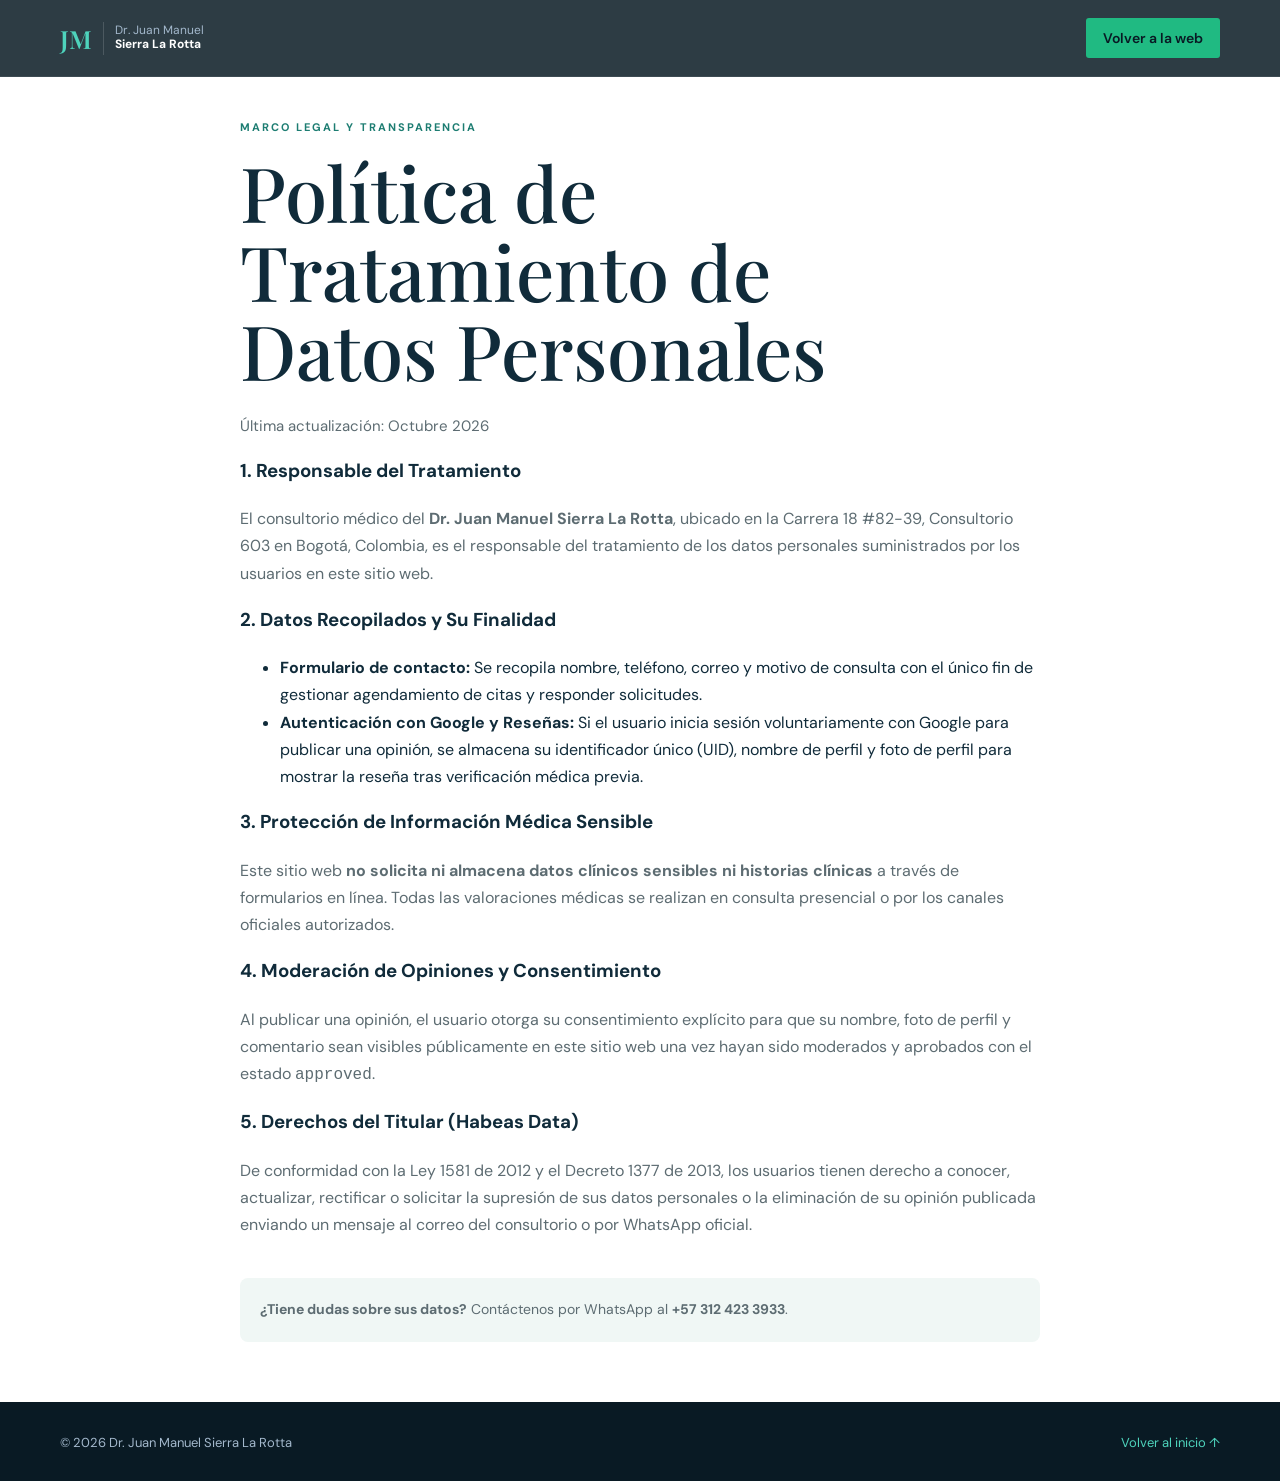
<file: privacidad.html>
<!doctype html>
<html lang="es">

<head>
    <meta charset="UTF-8" />
    <meta name="viewport" content="width=device-width, initial-scale=1.0" />
    <title>Política de Privacidad | Dr. Juan Manuel Sierra La Rotta</title>
    <meta name="description"
        content="Política de tratamiento de datos personales y privacidad del consultorio del Dr. Juan Manuel Sierra La Rotta." />
    <link rel="preconnect" href="https://fonts.googleapis.com" />
    <link rel="preconnect" href="https://fonts.gstatic.com" crossorigin />
    <link
        href="https://fonts.googleapis.com/css2?family=DM+Sans:wght@400;500;600;700&family=Playfair+Display:wght@500;600;700&display=swap"
        rel="stylesheet" />
    <link rel="stylesheet" href="styles.css" />
    <link rel="icon" type="image/svg+xml" href="favicon.svg" />

</head>

<body>
    <header class="site-header dark-header">
        <div class="container navigation">
            <a class="brand" href="index.html">
                <span class="brand-mark">JM</span>
                <span>Dr. Juan Manuel <strong>Sierra La Rotta</strong></span>
            </a>
            <a class="button button-small button-emerald" href="index.html">Volver a la web</a>
        </div>
    </header>

    <main class="container" style="padding-top: 120px; padding-bottom: 60px; max-width: 800px;">
        <p class="eyebrow">MARCO LEGAL Y TRANSPARENCIA</p>
        <h1>Política de Tratamiento de Datos Personales</h1>
        <p class="lead" style="color: var(--muted); font-size: 15px;">Última actualización: Octubre 2026</p>

        <div class="rich-text" style="line-height: 1.7; color: var(--ink);">
            <h3>1. Responsable del Tratamiento</h3>
            <p>El consultorio médico del <strong>Dr. Juan Manuel Sierra La Rotta</strong>, ubicado en la Carrera 18
                #82-39, Consultorio 603 en Bogotá, Colombia, es el responsable del tratamiento de los datos personales
                suministrados por los usuarios en este sitio web.</p>

            <h3>2. Datos Recopilados y Su Finalidad</h3>
            <ul>
                <li><strong>Formulario de contacto:</strong> Se recopila nombre, teléfono, correo y motivo de consulta
                    con el único fin de gestionar agendamiento de citas y responder solicitudes.</li>
                <li><strong>Autenticación con Google y Reseñas:</strong> Si el usuario inicia sesión voluntariamente con
                    Google para publicar una opinión, se almacena su identificador único (UID), nombre de perfil y foto
                    de perfil para mostrar la reseña tras verificación médica previa.</li>
            </ul>

            <h3>3. Protección de Información Médica Sensible</h3>
            <p>Este sitio web <strong>no solicita ni almacena datos clínicos sensibles ni historias clínicas</strong> a
                través de formularios en línea. Todas las valoraciones médicas se realizan en consulta presencial o por
                los canales oficiales autorizados.</p>

            <h3>4. Moderación de Opiniones y Consentimiento</h3>
            <p>Al publicar una opinión, el usuario otorga su consentimiento explícito para que su nombre, foto de perfil
                y comentario sean visibles públicamente en este sitio web una vez hayan sido moderados y aprobados con
                el estado <code>approved</code>.</p>

            <h3>5. Derechos del Titular (Habeas Data)</h3>
            <p>De conformidad con la Ley 1581 de 2012 y el Decreto 1377 de 2013, los usuarios tienen derecho a conocer,
                actualizar, rectificar o solicitar la supresión de sus datos personales o la eliminación de su opinión
                publicada enviando un mensaje al correo del consultorio o por WhatsApp oficial.</p>

            <div style="margin-top: 40px; padding: 20px; background: #f0f7f5; border-radius: 8px;">
                <p style="margin: 0; font-size: 14px;"><strong>¿Tiene dudas sobre sus datos?</strong> Contáctenos por
                    WhatsApp al <strong>+57 312 423 3933</strong>.</p>
            </div>
        </div>
    </main>

    <footer style="background: #091a24; color: #ffffff; padding: 32px 0;">
        <div class="container footer-content"
            style="display: flex; justify-content: space-between; font-size: 13px; color: #a3b8cc;">
            <span>© <span id="year">2026</span> Dr. Juan Manuel Sierra La Rotta</span>
            <a href="index.html" style="color: #4ed3bc;">Volver al inicio ↑</a>
        </div>
    </footer>
</body>

</html>
</file>
<file: styles.css>
:root {
  --ink: #102b3a;
  --green: #1d7d72;
  --light: #f5f7f4;
  --paper: #fff;
  --muted: #5d6c72;
  --line: #dbe3df;
  --serif: "Playfair Display", Georgia, serif;
  --sans: "DM Sans", Arial, sans-serif;
}

* {
  box-sizing: border-box;
}

html {
  scroll-behavior: smooth;
}

body {
  margin: 0;
  color: var(--ink);
  font-family: var(--sans);
  background: var(--paper);
}

a {
  color: inherit;
  text-decoration: none;
}

.container {
  width: min(1160px, calc(100% - 48px));
  margin: auto;
}

/* ==========================================================================
   Header Oscuro & Hero Full-Screen Dark Mode
   ========================================================================== */

/* Header adaptado al fondo oscuro */
.site-header.dark-header {
  position: fixed;
  top: 0;
  left: 0;
  right: 0;
  z-index: 100;
  background: rgba(9, 26, 36, 0.85);
  backdrop-filter: blur(12px);
  border-bottom: 1px solid rgba(255, 255, 255, 0.08);
}

.dark-header .brand {
  color: #a3b8cc;
}

.dark-header .brand strong {
  color: #ffffff;
}

.dark-header .brand-mark {
  color: #4ed3bc;
  border-right-color: rgba(255, 255, 255, 0.15);
}

.dark-header .main-menu a {
  color: #a3b8cc;
}

.dark-header .main-menu a:hover {
  color: #4ed3bc;
}

/* Botón Verde Esmeralda */
.button-emerald {
  background: #20ba82 !important;
  color: #091a24 !important;
  font-weight: 700;
  border-radius: 30px;
  padding: 12px 24px;
}

.button-emerald:hover {
  background: #2ed396 !important;
  transform: translateY(-2px);
}

/* Sección Hero Oscura */
.hero-dark {
  position: relative;
  min-height: 100vh;
  background: #091a24;
  display: flex;
  align-items: center;
  padding-top: 100px;
  padding-bottom: 60px;
  overflow: hidden;
}

.hero-dark-bg {
  position: absolute;
  top: 0;
  right: 0;
  width: 55%;
  height: 100%;
  z-index: 1;
}

.hero-dark-bg img {
  width: 100%;
  height: 100%;
  object-fit: cover;
  object-position: top center;
}

/* Degradado horizontal para fundir la imagen con el fondo oscuro */
.hero-dark-overlay {
  position: absolute;
  inset: 0;
  background: linear-gradient(90deg,
      #091a24 0%,
      rgba(9, 26, 36, 0.85) 30%,
      rgba(9, 26, 36, 0.2) 70%,
      rgba(9, 26, 36, 0.4) 100%);
}

.hero-dark-container {
  position: relative;
  z-index: 2;
}

.hero-dark-copy {
  max-width: 620px;
  color: #ffffff;
}

.pill-dark {
  display: inline-flex;
  align-items: center;
  gap: 8px;
  background: rgba(78, 211, 188, 0.12);
  border: 1px solid rgba(78, 211, 188, 0.3);
  color: #4ed3bc;
  font-size: 11px;
  font-weight: 700;
  letter-spacing: 1.5px;
  padding: 6px 14px;
  border-radius: 20px;
  margin-bottom: 24px;
}

.pill-dark span {
  width: 6px;
  height: 6px;
  border-radius: 50%;
  background: #4ed3bc;
}

.hero-dark h1 {
  font-family: var(--serif, "Playfair Display", serif);
  font-size: clamp(40px, 5.2vw, 68px);
  line-height: 1.08;
  color: #ffffff;
  margin-bottom: 22px;
}

.hero-dark h1 em {
  color: #4ed3bc;
  font-style: italic;
  font-weight: 400;
}

.lead-dark {
  font-size: 17px;
  line-height: 1.65;
  color: #a3b8cc;
  margin-bottom: 32px;
  max-width: 540px;
}

.hero-dark-actions {
  display: flex;
  align-items: center;
  gap: 18px;
  margin-bottom: 40px;
}

.button-dark-outline {
  background: transparent;
  border: 1px solid rgba(255, 255, 255, 0.25);
  color: #ffffff;
  border-radius: 30px;
  padding: 12px 24px;
}

.button-dark-outline:hover {
  background: rgba(255, 255, 255, 0.1);
  border-color: #ffffff;
}

.hero-dark-features {
  display: flex;
  gap: 24px;
  font-size: 13px;
  color: #a3b8cc;
  border-top: 1px solid rgba(255, 255, 255, 0.1);
  padding-top: 24px;
}

/* Responsivo para dispositivos móviles */
@media (max-width: 900px) {
  .hero-dark-bg {
    width: 100%;
    opacity: 0.35;
  }

  .hero-dark-overlay {
    background: linear-gradient(180deg,
        rgba(9, 26, 36, 0.7) 0%,
        #091a24 100%);
  }

  .hero-dark-actions {
    flex-direction: column;
    align-items: stretch;
  }

  .hero-dark-features {
    flex-direction: column;
    gap: 10px;
  }
}

.navigation {
  min-height: 76px;
  display: flex;
  align-items: center;
  justify-content: space-between;
  gap: 24px;
}

.brand {
  display: flex;
  align-items: center;
  gap: 11px;
  font-size: 12px;
  line-height: 1.15;
  color: var(--muted);
}

.brand strong {
  display: block;
  color: var(--ink);
}

.brand-mark {
  font: 600 25px var(--serif);
  color: var(--green);
  border-right: 1px solid var(--line);
  padding-right: 11px;
}

.main-menu {
  display: flex;
  gap: 28px;
  font-size: 14px;
  color: var(--muted);
}

.main-menu a:hover,
.text-link:hover {
  color: var(--green);
}

.menu-appointment,
.menu-toggle {
  display: none;
}

/* Botones */
.button {
  border: 0;
  display: inline-flex;
  align-items: center;
  justify-content: center;
  gap: 12px;
  padding: 15px 22px;
  border-radius: 3px;
  background: var(--ink);
  color: #fff;
  font: 600 14px var(--sans);
  cursor: pointer;
  transition: transform 0.2s, background 0.2s;
}

.button:hover {
  background: var(--green);
  transform: translateY(-2px);
}

.button-small {
  padding: 11px 17px;
}

/* Hero Section */
.hero {
  background: linear-gradient(115deg, #f3f7f5 0%, #fff 66%);
  padding: 92px 0;
}

.hero-grid {
  display: grid;
  grid-template-columns: 1.12fr 0.88fr;
  gap: 70px;
  align-items: center;
}

.eyebrow {
  margin: 0 0 18px;
  color: var(--green);
  letter-spacing: 2px;
  font-size: 11px;
  font-weight: 700;
}

h1,
h2,
h3,
p {
  margin-top: 0;
}

h1,
h2 {
  font-family: var(--serif);
  font-weight: 500;
}

h1 {
  max-width: 720px;
  margin-bottom: 25px;
  font-size: clamp(47px, 6vw, 76px);
  line-height: 1.04;
}

h1 em {
  color: var(--green);
  font-style: normal;
}

.lead {
  max-width: 560px;
  color: var(--muted);
  font-size: 18px;
  line-height: 1.7;
}

.hero-actions {
  display: flex;
  align-items: center;
  gap: 28px;
  margin-top: 35px;
}

.text-link {
  font-size: 14px;
  font-weight: 700;
}

.portrait {
  min-height: 480px;
  position: relative;
  overflow: hidden;
  display: flex;
  flex-direction: column;
  justify-content: flex-end;
  padding: 32px;
  border-radius: 4px;
  color: #fff;
  background: linear-gradient(150deg, rgba(30, 125, 114, 0.2), rgba(9, 35, 49, 0.9)),
    radial-gradient(circle at 65% 25%, #72a99f 0 7%, transparent 7.5%),
    linear-gradient(135deg, #b7d2cc, #274a59);
  box-shadow: 18px 18px 0 #e2ece8;
}

.portrait img {
  position: absolute;
  top: 0;
  left: 0;
  width: 100%;
  height: 100%;
  object-fit: cover;
  object-position: top center;
  z-index: 0;
}

.portrait-copy {
  position: relative;
  z-index: 1;
}

.portrait-copy span {
  display: block;
  font-size: 13px;
  opacity: 0.9;
}

.portrait-copy strong {
  font: 500 29px var(--serif);
}

/* Beneficios / Pilares */
.benefits {
  border-block: 1px solid var(--line);
  background: var(--light);
}

.benefits-grid {
  display: grid;
  grid-template-columns: repeat(3, 1fr);
  gap: 45px;
  padding: 48px 0;
}

.benefit-number,
.specialties-grid article span {
  color: var(--green);
  font-size: 12px;
  font-weight: 700;
}

.benefits h2 {
  margin: 12px 0 10px;
  font: 600 20px var(--sans);
}

.benefits h4 {
  margin: 0 0 12px;
  font-size: 15px;
  font-weight: 600;
  color: var(--green);
  line-height: 1.4;
  text-align: left;
}

.benefits p,
.rich-text p,
.specialties-grid p,
.contact p,
.patient-card p {
  color: var(--muted);
  line-height: 1.7;
  font-size: 15px;
}

/* Secciones Generales & Sobre el Doctor */
.section {
  padding: 105px 0;
}

h2 {
  margin-bottom: 24px;
  font-size: clamp(36px, 4.4vw, 54px);
  line-height: 1.12;
}

.two-columns {
  display: grid;
  grid-template-columns: 1fr 1fr;
  gap: 90px;
  align-items: center;
}

.rich-text p {
  margin-bottom: 17px;
  font-size: 16px;
}

/* Formación Académica */
.academic-formation {
  margin-top: 28px;
  padding: 22px 24px;
  background: var(--light);
  border-left: 3px solid var(--green);
  border-radius: 4px;
}

.academic-title {
  margin: 0 0 14px;
  font-family: var(--sans);
  font-size: 18px;
  font-weight: 700;
  color: var(--ink);
  letter-spacing: -0.2px;
}

.academic-list {
  list-style: none;
  padding: 0;
  margin: 0;
  display: flex;
  flex-direction: column;
  gap: 10px;
}

.academic-list li {
  font-size: 15px;
  line-height: 1.55;
  color: var(--ink);
}

.academic-year {
  font-weight: 700;
  color: var(--ink);
}

.academic-sep {
  color: var(--muted);
  margin: 0 3px;
}

.academic-text {
  color: #2d3e47;
}

/* Instituciones */
.institutions {
  margin-top: 78px;
}

.affiliation-category .category-title {
  font-size: 11px;
  font-weight: 700;
  letter-spacing: 2px;
  color: var(--green);
  text-transform: uppercase;
  margin-bottom: 20px;
}

.logos-grid {
  display: grid;
  grid-template-columns: repeat(3, 1fr);
  gap: 20px;
}

.logo-item {
  background: #ffffff;
  border: 1px solid var(--line);
  border-radius: 6px;
  min-height: 135px;
  display: flex;
  align-items: center;
  justify-content: center;
  padding: 20px;
  transition: transform 0.2s, box-shadow 0.2s;
}

.logo-item:hover {
  transform: translateY(-3px);
  box-shadow: 0 10px 25px rgba(16, 43, 58, 0.08);
}

.logo-item img {
  max-width: 100%;
  max-height: 60px;
  object-fit: contain;
}

/* Especialidades */
.specialties {
  background: var(--ink);
  color: #fff;
}

.specialties .eyebrow {
  color: #8cd2c9;
}

.specialties-grid {
  display: grid;
  grid-template-columns: repeat(3, 1fr);
  gap: 20px;
  margin-top: 48px;
}

.specialties-grid article {
  padding: 27px;
  min-height: 250px;
  border: 1px solid rgba(255, 255, 255, 0.19);
  display: flex;
  flex-direction: column;
  justify-content: flex-start;
}

.specialties-grid h3 {
  margin: 18px 0 11px;
  font: 500 24px var(--serif);
}

.specialties-grid h5 {
  margin: 0 0 14px;
  font-size: 14px;
  font-weight: 500;
  color: #8cd2c9;
  letter-spacing: 0.5px;
}

.specialties-grid p {
  color: #cfdbdc;
}

.disclaimer {
  margin: 28px 0 0;
  font-size: 12px;
  color: #b5c8c8;
}

/* Servicios */
.services {
  background: var(--light);
}

.services-container {
  text-align: center;
}

.services-grid {
  display: flex;
  justify-content: center;
  margin-top: 32px;
}

.service-card-featured {
  max-width: 520px;
  width: 100%;
  text-align: left;
  position: relative;
  background: #ffffff;
  border: 1px solid var(--line);
  border-top: 5px solid var(--green) !important;
  border-radius: 6px;
  padding: 36px 32px !important;
  box-shadow: 0 10px 30px rgba(16, 43, 58, 0.05);
}

.service-badge {
  display: inline-block;
  background: #e6f3f0;
  color: var(--green);
  font-size: 11px;
  font-weight: 700;
  text-transform: uppercase;
  letter-spacing: 1px;
  padding: 5px 12px;
  border-radius: 20px;
  margin-bottom: 15px;
}

.service-features {
  list-style: none;
  padding: 0;
  margin: 24px 0 0;
  border-top: 1px solid var(--line);
  padding-top: 20px;
}

.service-features li {
  position: relative;
  padding-left: 24px;
  margin-bottom: 12px;
  font-size: 14px;
  color: var(--muted);
  line-height: 1.5;
}

.service-features li::before {
  content: "✓";
  position: absolute;
  left: 0;
  color: var(--green);
  font-weight: bold;
}

.price-notice,
.insurance-intro {
  max-width: 760px;
  margin: 24px auto 0;
  color: var(--muted);
  font-size: 13px;
  line-height: 1.7;
}

/* Aseguradoras */
.insurance-list {
  display: grid;
  grid-template-columns: repeat(2, 1fr);
  gap: 0 50px;
  margin: 35px 0 0;
  padding: 0;
  list-style: none;
  border-top: 1px solid var(--line);
}

.insurance-list li {
  padding: 17px 0 17px 24px;
  border-bottom: 1px solid var(--line);
  color: var(--muted);
  font-size: 14px;
  line-height: 1.45;
  position: relative;
}

.insurance-list li:before {
  content: "✓";
  position: absolute;
  left: 0;
  color: var(--green);
  font-weight: bold;
}

/* Pacientes */
.patient-section {
  padding-top: 0;
}

.patient-card {
  display: grid;
  grid-template-columns: 1fr 1fr;
  gap: 70px;
  padding: 64px;
  background: var(--light);
  align-items: center;
}

.patient-card h2 {
  margin: 0;
  font-size: 42px;
}

/* Contacto */
.contact {
  background: #e7f0ed;
}

.contact-grid {
  display: grid;
  grid-template-columns: 1.1fr 0.9fr;
  gap: 80px;
  align-items: center;
}

.contact h2 {
  margin-bottom: 15px;
}

.contact-box {
  padding: 34px;
  background: #fff;
  box-shadow: 0 12px 35px rgba(16, 43, 58, 0.1);
}

.contact-box h3 {
  font: 500 28px var(--serif);
}

.contact-box small {
  display: block;
  margin-top: 20px;
  color: var(--muted);
  font-size: 11px;
}

/* ==========================================================================
   Sección de Ubicación Estilo Tarjeta Dividida
   ========================================================================== */
.location {
  padding: 80px 0;
  background: var(--paper, #ffffff);
}

.location-card {
  display: grid;
  grid-template-columns: 0.9fr 1.1fr;
  background: #091a24;
  border-radius: 16px;
  overflow: hidden;
  box-shadow: 0 20px 40px rgba(0, 0, 0, 0.15);
}

.location-info {
  padding: 48px;
  color: #ffffff;
  display: flex;
  flex-direction: column;
  justify-content: center;
}

.location-info .eyebrow {
  color: #4ed3bc;
  font-size: 11px;
  font-weight: 700;
  letter-spacing: 1.5px;
  margin-bottom: 8px;
}

.location-info h2 {
  font-family: var(--serif, "Playfair Display", serif);
  font-size: 38px;
  color: #ffffff;
  margin-top: 0;
  margin-bottom: 32px;
}

.contact-list {
  display: flex;
  flex-direction: column;
  gap: 24px;
  margin-bottom: 36px;
}

.contact-item {
  display: flex;
  align-items: flex-start;
  gap: 16px;
}

.contact-item svg {
  color: #4ed3bc;
  margin-top: 2px;
  flex-shrink: 0;
}

.contact-item p {
  margin: 0;
  font-size: 14px;
  line-height: 1.5;
  color: #a3b8cc;
}

.contact-item b {
  display: block;
  color: #ffffff;
  font-size: 15px;
  margin-bottom: 2px;
}

.contact-item span {
  display: block;
}

.location-button {
  align-self: flex-start;
  border: 1px solid rgba(255, 255, 255, 0.3);
  color: #ffffff;
  background: transparent;
  padding: 10px 22px;
  border-radius: 30px;
  font-size: 14px;
  text-decoration: none;
  transition: all 0.2s ease;
}

.location-button:hover {
  background: #ffffff;
  color: #091a24;
  border-color: #ffffff;
}

.location-map {
  width: 100%;
  height: 100%;
  min-height: 420px;
}

.location-map iframe {
  width: 100%;
  height: 100%;
  border: 0;
  display: block;
}

/* ==========================================================================
   Sección de Reseñas y Formulario con Google Auth
   ========================================================================== */
.reviews-section {
  background: var(--light);
  border-top: 1px solid var(--line);
}

.reviews-header {
  margin-bottom: 35px;
}

.review-action-box {
  background: #ffffff;
  border: 1px solid var(--line);
  border-radius: 6px;
  padding: 28px;
  margin-bottom: 48px;
  box-shadow: 0 6px 20px rgba(16, 43, 58, 0.04);
}

.auth-prompt {
  display: flex;
  justify-content: space-between;
  align-items: center;
  gap: 20px;
  flex-wrap: wrap;
}

.auth-prompt p {
  margin: 0;
  font-size: 15px;
  color: var(--ink);
  font-weight: 500;
}

.button-google {
  background: #ffffff;
  color: var(--ink);
  border: 1px solid var(--line);
  box-shadow: 0 2px 8px rgba(0, 0, 0, 0.06);
}

.button-google:hover {
  background: #f8faf9;
  border-color: #4285f4;
  color: #1a73e8;
  transform: translateY(-2px);
}

.user-logged-header {
  display: flex;
  align-items: center;
  gap: 12px;
  margin-bottom: 18px;
  padding-bottom: 14px;
  border-bottom: 1px solid var(--line);
}

.user-avatar {
  width: 40px;
  height: 40px;
  border-radius: 50%;
  object-fit: cover;
}

.user-logged-header span {
  display: block;
  font-size: 11px;
  color: var(--muted);
}

.user-logged-header strong {
  font-size: 14px;
  color: var(--ink);
}

.text-link-small {
  margin-left: auto;
  background: none;
  border: 0;
  color: var(--muted);
  font-size: 12px;
  cursor: pointer;
  text-decoration: underline;
}

.text-link-small:hover {
  color: #c92a2a;
}

.rating-picker {
  display: flex;
  align-items: center;
  gap: 12px;
  margin-bottom: 12px;
  font-size: 14px;
  font-weight: 500;
}

.star-rating {
  display: flex;
  gap: 4px;
  cursor: pointer;
}

.star-rating .star {
  font-size: 22px;
  color: #d1d9d5;
  transition: color 0.15s ease, transform 0.15s ease;
}

.star-rating .star.active {
  color: #f5a623;
}

.star-rating .star:hover {
  transform: scale(1.2);
}

#review-comment {
  width: 100%;
  padding: 12px 14px;
  font-family: var(--sans);
  font-size: 14px;
  border: 1px solid var(--line);
  border-radius: 4px;
  resize: vertical;
  outline: none;
}

#review-comment:focus {
  border-color: var(--green);
}

.form-actions {
  display: flex;
  justify-content: flex-end;
  margin-top: 12px;
}

.reviews-grid {
  display: grid;
  grid-template-columns: repeat(auto-fill, minmax(320px, 1fr));
  gap: 22px;
}

.review-card {
  background: #ffffff;
  border: 1px solid var(--line);
  border-radius: 6px;
  padding: 24px;
  display: flex;
  flex-direction: column;
  justify-content: space-between;
  box-shadow: 0 4px 15px rgba(16, 43, 58, 0.03);
}

.review-stars {
  color: #f5a623;
  font-size: 16px;
  margin-bottom: 12px;
}

.review-text {
  font-size: 14px;
  line-height: 1.6;
  color: var(--ink);
  margin-bottom: 18px;
  flex-grow: 1;
}

.review-author {
  display: flex;
  align-items: center;
  gap: 12px;
  border-top: 1px solid var(--line);
  padding-top: 12px;
}

.review-author img {
  width: 34px;
  height: 34px;
  border-radius: 50%;
  object-fit: cover;
}

.review-author strong {
  display: block;
  font-size: 13px;
  color: var(--ink);
}

.review-author small {
  font-size: 11px;
  color: var(--muted);
}

.loading-text,
.empty-text {
  grid-column: 1 / -1;
  text-align: center;
  color: var(--muted);
  font-size: 14px;
  padding: 30px 0;
}

/* Footer & Botón Flotante */
footer {
  padding: 25px 0;
  color: #cbd7d6;
  background: var(--ink);
  font-size: 12px;
}

.footer-content {
  display: flex;
  justify-content: space-between;
  gap: 20px;
}

footer a:hover {
  color: white;
}

.whatsapp-float {
  position: fixed;
  bottom: 28px;
  right: 28px;
  width: 58px;
  height: 58px;
  background-color: #25d366;
  color: #ffffff;
  border-radius: 50%;
  display: flex;
  align-items: center;
  justify-content: center;
  box-shadow: 0 6px 20px rgba(0, 0, 0, 0.2);
  z-index: 999;
  text-decoration: none;
  transition: transform 0.25s ease, box-shadow 0.25s ease, background-color 0.2s ease;
}

.whatsapp-float:hover {
  background-color: #20ba5a;
  transform: scale(1.08) translateY(-3px);
  box-shadow: 0 10px 25px rgba(37, 211, 102, 0.45);
}

.whatsapp-float-tooltip {
  position: absolute;
  right: 70px;
  background: var(--ink);
  color: #ffffff;
  font-size: 12px;
  font-weight: 500;
  padding: 7px 14px;
  border-radius: 6px;
  white-space: nowrap;
  pointer-events: none;
  opacity: 0;
  transform: translateX(10px);
  transition: opacity 0.2s ease, transform 0.2s ease;
  box-shadow: 0 4px 14px rgba(16, 43, 58, 0.2);
}

.whatsapp-float-tooltip::after {
  content: "";
  position: absolute;
  top: 50%;
  right: -5px;
  transform: translateY(-50%);
  border-width: 5px 0 5px 5px;
  border-style: solid;
  border-color: transparent transparent transparent var(--ink);
}

.whatsapp-float:hover .whatsapp-float-tooltip {
  opacity: 1;
  transform: translateX(0);
}

/* ==========================================================================
   Media Queries Responsivos
   ========================================================================== */
@media (max-width: 850px) {
  .location-card {
    grid-template-columns: 1fr;
  }

  .location-info {
    padding: 32px 24px;
  }

  .location-map {
    min-height: 300px;
  }
}

@media (max-width: 800px) {
  .desktop-appointment {
    display: none;
  }

  .menu-toggle {
    display: block;
    border: 0;
    background: none;
    color: var(--ink);
    font: 600 14px var(--sans);
    cursor: pointer;
  }

  .menu-toggle span {
    color: var(--green);
    font-size: 20px;
    vertical-align: middle;
  }

  .main-menu {
    display: none;
    position: absolute;
    top: 76px;
    left: 0;
    right: 0;
    padding: 24px;
    flex-direction: column;
    gap: 20px;
    background: #fff;
    border-bottom: 1px solid var(--line);
  }

  .main-menu.open {
    display: flex;
  }

  .menu-appointment {
    display: inline-flex;
    color: var(--green);
    font-weight: 700;
  }

  .hero {
    padding: 63px 0;
  }

  .hero-grid,
  .two-columns,
  .contact-grid,
  .patient-card {
    grid-template-columns: 1fr;
    gap: 38px;
  }

  .portrait {
    min-height: 390px;
  }

  .benefits-grid,
  .specialties-grid,
  .logos-grid,
  .insurance-list {
    grid-template-columns: 1fr;
    gap: 25px;
  }

  .section {
    padding: 75px 0;
  }

  .patient-card {
    padding: 36px;
  }

  .footer-content {
    flex-direction: column;
  }
}

@media (max-width: 480px) {
  .container {
    width: min(100% - 32px, 1160px);
  }

  .brand {
    font-size: 10px;
  }

  .brand-mark {
    font-size: 22px;
  }

  .hero-actions {
    align-items: stretch;
    flex-direction: column;
    gap: 20px;
  }

  h1 {
    font-size: 46px;
  }

  .portrait {
    min-height: 330px;
  }

  .whatsapp-float {
    bottom: 20px;
    right: 20px;
    width: 52px;
    height: 52px;
  }

  .whatsapp-float-tooltip {
    display: none;
  }
}

/* ==========================================================================
   Secciones Médicas Profesionales (Fases 6 - 11)
   ========================================================================== */

/* Sintomas Grid */
.symptoms-grid,
.pathologies-grid,
.procedures-grid {
  display: grid;
  grid-template-columns: repeat(auto-fit, minmax(280px, 1fr));
  gap: 24px;
  margin-top: 32px;
}

.symptom-card,
.pathology-card,
.procedure-card {
  background: #ffffff;
  border: 1px solid var(--line);
  border-radius: 12px;
  padding: 24px;
  transition: transform 0.2s ease, box-shadow 0.2s ease;
}

.symptom-card:hover,
.pathology-card:hover,
.procedure-card:hover {
  transform: translateY(-4px);
  box-shadow: 0 10px 24px rgba(0, 0, 0, 0.06);
}

.symptom-icon {
  font-size: 28px;
  margin-bottom: 12px;
}

.medical-disclaimer-box {
  background: #f0f7f5;
  border-left: 4px solid var(--green);
  padding: 16px 20px;
  border-radius: 6px;
  margin-top: 36px;
  font-size: 14px;
  color: var(--ink);
}

/* Timeline 5 Pasos */
.steps-timeline {
  display: grid;
  grid-template-columns: repeat(auto-fit, minmax(200px, 1fr));
  gap: 20px;
  margin-top: 40px;
}

.step-item {
  background: #f8faf9;
  border-radius: 12px;
  padding: 24px;
  position: relative;
}

.step-number {
  display: inline-block;
  width: 36px;
  height: 36px;
  background: var(--green);
  color: #fff;
  border-radius: 50%;
  text-align: center;
  line-height: 36px;
  font-weight: bold;
  margin-bottom: 14px;
}

/* Accordion FAQ */
.faq-accordion {
  display: flex;
  flex-direction: column;
  gap: 16px;
  margin-top: 32px;
}

.faq-item {
  background: #ffffff;
  border: 1px solid var(--line);
  border-radius: 10px;
  padding: 16px 20px;
}

.faq-item summary {
  font-weight: 600;
  font-size: 17px;
  cursor: pointer;
  color: var(--ink);
}

.faq-answer {
  margin-top: 12px;
  color: var(--muted);
  line-height: 1.6;
}

/* Formulario de Contacto */
.contact-form-grid {
  display: grid;
  grid-template-columns: 1fr 1.2fr;
  gap: 40px;
  align-items: start;
}

@media (max-width: 850px) {
  .contact-form-grid {
    grid-template-columns: 1fr;
  }
}

.contact-form {
  background: #ffffff;
  border: 1px solid var(--line);
  border-radius: 16px;
  padding: 32px;
  box-shadow: 0 12px 32px rgba(0, 0, 0, 0.04);
}

.form-group {
  display: flex;
  flex-direction: column;
  gap: 6px;
  margin-bottom: 18px;
}

.form-group label {
  font-size: 13px;
  font-weight: 600;
  color: var(--ink);
}

.form-group input,
.form-group select,
.form-group textarea {
  width: 100%;
  padding: 12px 14px;
  border: 1px solid var(--line);
  border-radius: 8px;
  font-family: inherit;
  font-size: 14px;
}

.form-group input:focus,
.form-group select:focus,
.form-group textarea:focus {
  outline: 2px solid var(--green);
}

.form-row {
  display: grid;
  grid-template-columns: 1fr 1fr;
  gap: 16px;
}

@media (max-width: 600px) {
  .form-row {
    grid-template-columns: 1fr;
  }
}

.contact-status {
  margin-top: 14px;
  font-size: 14px;
  font-weight: 600;
}

/* Enlaces y etiquetas secundarias */
.text-link {
  background: none;
  border: none;
  padding: 0;
  margin-top: 14px;
  color: var(--green);
  font-weight: 600;
  font-family: inherit;
  font-size: 14px;
  cursor: pointer;
  display: inline-flex;
  align-items: center;
  gap: 6px;
  transition: color 0.2s ease;
}

.text-link:hover {
  color: #091a24;
}

.procedure-tag {
  display: inline-block;
  font-size: 11px;
  font-weight: 700;
  text-transform: uppercase;
  letter-spacing: 1px;
  color: var(--green);
  background: #e8f5f3;
  padding: 4px 10px;
  border-radius: 4px;
  margin-bottom: 12px;
}
</file>
